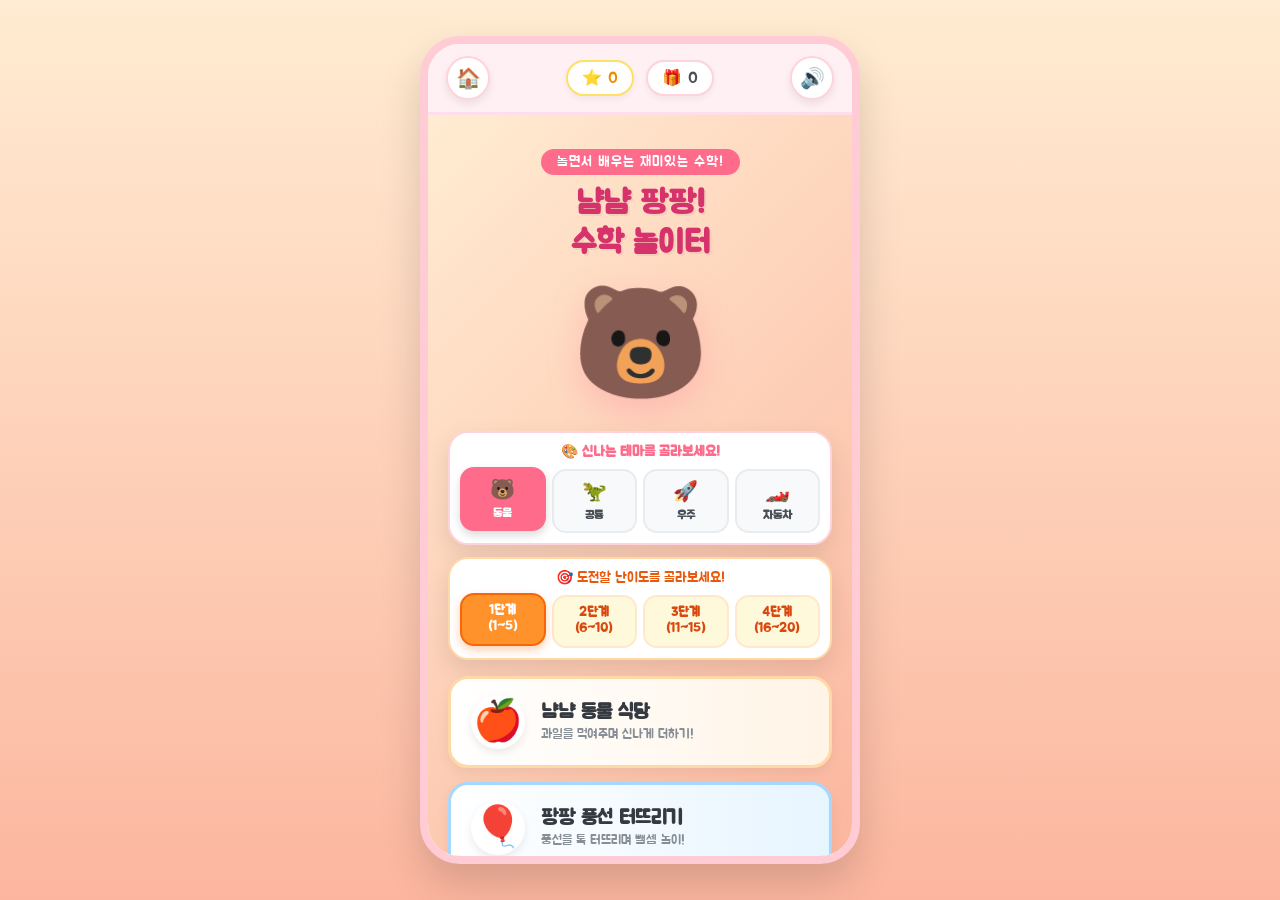
<file: index.html>
<!DOCTYPE html>
<html lang="ko">
<head>
  <meta charset="UTF-8">
  <meta name="viewport" content="width=device-width, initial-scale=1.0, maximum-scale=1.0, user-scalable=no, viewport-fit=cover">
  <meta name="theme-color" content="#ff6b8b">
  <meta name="mobile-web-app-capable" content="yes">
  <meta name="apple-mobile-web-app-capable" content="yes">
  <meta name="apple-mobile-web-app-status-bar-style" content="black-translucent">
  <link rel="manifest" href="manifest.json">
  <link rel="icon" type="image/png" href="icon-192.png">
  <link rel="apple-touch-icon" href="icon-192.png">
  <title>냠냠 팡팡! 수학 놀이터</title>
  <link rel="stylesheet" href="style.css?v=20260919">
</head>
<body>
  <div id="app-container">
    <!-- PWA 원클릭 앱 설치 배너 -->
    <div id="pwa-install-banner" class="install-banner" style="display: none;">
      <div class="install-banner-text">
        <span>📲</span> 폰에 앱으로 설치하고 바로 실행하기!
      </div>
      <button id="pwa-install-btn" class="install-action-btn">설치</button>
      <button id="pwa-close-btn" class="install-close-btn">✕</button>
    </div>

    <!-- 컨페티 효과 캔버스 -->
    <canvas id="confetti-canvas" class="confetti-layer"></canvas>

    <!-- 상단 네비게이션 & 상태 바 -->
    <header class="top-nav">
      <button id="home-btn" class="nav-btn" title="처음으로">🏠</button>
      <div class="top-stats">
        <div class="stat-badge star">⭐ <span id="star-count-display">0</span></div>
        <div class="stat-badge">🎁 <span id="sticker-count-display">0</span></div>
      </div>
      <button id="sound-toggle-btn" class="nav-btn" title="소리 켜기/끄기">🔊</button>
    </header>

    <!-- 1. 메인 홈 화면 -->
    <main id="home-screen" class="screen home-screen active">
      <div class="main-title-box">
        <span class="logo-badge">놀면서 배우는 재미있는 수학!</span>
        <h1 class="main-title">냠냠 팡팡!<br>수학 놀이터</h1>
      </div>

      <div class="mascot-area">
        <div class="mascot-char" id="main-mascot">🐻</div>
      </div>

      <!-- 테마 선택 바 (동물 / 공룡 / 우주 / 자동차) -->
      <div class="theme-selector-box">
        <div class="theme-title">🎨 신나는 테마를 골라보세요!</div>
        <div class="theme-tabs">
          <button class="theme-btn active" data-theme="animals">
            <span class="theme-icon">🐻</span>
            <span>동물</span>
          </button>
          <button class="theme-btn" data-theme="dino">
            <span class="theme-icon">🦖</span>
            <span>공룡</span>
          </button>
          <button class="theme-btn" data-theme="space">
            <span class="theme-icon">🚀</span>
            <span>우주</span>
          </button>
          <button class="theme-btn" data-theme="car">
            <span class="theme-icon">🏎️</span>
            <span>자동차</span>
          </button>
        </div>
      </div>

      <!-- 난이도 선택 바 (1단계: 1~5부터 4단계: 16~20까지) -->
      <div class="difficulty-selector">
        <div class="diff-title">🎯 도전할 난이도를 골라보세요!</div>
        <div class="diff-tabs four-cols">
          <button class="diff-btn active" data-level="1">1단계<br>(1~5)</button>
          <button class="diff-btn" data-level="2">2단계<br>(6~10)</button>
          <button class="diff-btn" data-level="3">3단계<br>(11~15)</button>
          <button class="diff-btn" data-level="4">4단계<br>(16~20)</button>
        </div>
      </div>

      <!-- 게임 모드 선택 메뉴 -->
      <div class="menu-list">
        <div class="game-card-btn add-mode" id="btn-mode-add">
          <div class="btn-icon">🍎</div>
          <div class="btn-info">
            <h3>냠냠 동물 식당</h3>
            <p>과일을 먹여주며 신나게 더하기!</p>
          </div>
        </div>

        <div class="game-card-btn sub-mode" id="btn-mode-sub">
          <div class="btn-icon">🎈</div>
          <div class="btn-info">
            <h3>팡팡 풍선 터뜨리기</h3>
            <p>풍선을 톡 터뜨리며 뺄셈 놀이!</p>
          </div>
        </div>

        <div class="game-card-btn quiz-mode" id="btn-mode-quiz">
          <div class="btn-icon">⭐</div>
          <div class="btn-info">
            <h3>별나라 퀴즈</h3>
            <p>스피드 퀴즈 풀고 별 모으기!</p>
          </div>
        </div>

        <div class="game-card-btn sticker-mode" id="btn-mode-stickers">
          <div class="btn-icon">📖</div>
          <div class="btn-info">
            <h3>내 보물 스티커북</h3>
            <p>내가 모은 칭찬 스티커 보러가기</p>
          </div>
        </div>

        <!-- Google Play & Apple App Store 스타일 원클릭 앱 설치 센터 -->
        <div class="store-install-card">
          <div class="store-badge-header">
            <span>✨</span> 번거로운 파일 다운로드 NO! 폰에 앱으로 바로 설치
          </div>
          <div class="store-button-group">
            <button id="btn-install-android" class="store-install-btn google-play">
              <span class="store-icon">▶️</span>
              <div class="store-btn-text">
                <small>Google Play 스타일</small>
                <strong>앱 원클릭 설치</strong>
              </div>
            </button>
            <button id="btn-install-ios" class="store-install-btn app-store">
              <span class="store-icon">🍏</span>
              <div class="store-btn-text">
                <small>iOS App Store 스타일</small>
                <strong>홈 화면에 추가</strong>
              </div>
            </button>
          </div>
          <div class="store-install-caption">
            💡 설치 후 인터넷이나 PC 연결 없이 진짜 앱처럼 켜집니다!
          </div>
        </div>
      </div>
    </main>

    <!-- 2. 게임 플레이 화면 (공통) -->
    <section id="game-play-screen" class="screen">
      <!-- 레벨 목표 및 진행도 게이지 바 -->
      <div id="level-goal-container" class="level-goal-bar">
        <div class="level-goal-info">
          <span class="level-badge" id="current-level-badge">1단계 (1~5)</span>
          <span class="goal-text" id="goal-remaining-text">승급까지 ⭐ 5개 필요!</span>
        </div>
        <div class="progress-track">
          <div class="progress-fill" id="goal-progress-fill" style="width: 0%;"></div>
        </div>
      </div>

      <!-- 오답 패널티 플로팅 토스트 -->
      <div id="penalty-toast" class="penalty-toast">-⭐ 별 1개가 도망갔어요!</div>

      <!-- 안내 문구 및 음성 다시듣기 -->
      <div class="game-header-box">
        <div id="prompt-text" class="prompt-text">문제를 준비하고 있어요...</div>
        <button id="replay-voice-btn" class="voice-replay-btn">
          <span>🔊</span> 다시 들려줘!
        </button>
      </div>

      <!-- 수식 표시 바 -->
      <div class="equation-bar">
        <span id="eq-num1" class="num-pill">0</span>
        <span id="eq-operator">+</span>
        <span id="eq-num2" class="num-pill">0</span>
        <span>=</span>
        <span id="eq-ans" class="num-pill unknown">?</span>
      </div>

      <!-- 인터랙티브 놀이 무대 -->
      <div class="stage-area" id="game-stage">
        <!-- 자바스크립트가 동적으로 채움 -->
      </div>

      <!-- 보기 버튼 키패드 -->
      <div class="choices-area" id="choices-area">
        <!-- 보기 버튼이 생성됨 -->
      </div>
    </section>

    <!-- 3. 스티커북 화면 -->
    <section id="sticker-book-screen" class="screen sticker-book-screen">
      <div class="game-header-box">
        <h2 style="font-size:24px; color:#d9480f;">🎨 내 보물 스티커북</h2>
        <p style="font-size:14px; color:#868e96; margin-top:4px;">문제를 맞출 때마다 받은 반짝이 스티커들이에요!</p>
      </div>

      <div class="sticker-board" id="sticker-board">
        <!-- 수집한 스티커들이 렌더링됨 -->
      </div>
    </section>

    <!-- 정답 축하 보상 팝업 모달 -->
    <div id="reward-modal-overlay" class="modal-overlay">
      <div class="reward-modal">
        <div id="modal-reward-icon" class="reward-icon">⭐</div>
        <h2 id="modal-reward-title" class="reward-title">참 잘했어요!</h2>
        <p id="modal-reward-desc" class="reward-desc">새로운 칭찬 스티커를 받았어요!</p>
        <button id="modal-next-btn" class="modal-next-btn">다음 문제로 Go! 🚀</button>
      </div>
    </div>

    <!-- 4. 레벨업 대축제 모달 (목표 별 달성 시 등장) -->
    <div id="levelup-modal-overlay" class="modal-overlay">
      <div class="reward-modal levelup-modal">
        <div class="levelup-badge">LEVEL UP! 🚀</div>
        <div class="reward-icon bounce-chest" id="modal-levelup-icon">🎁</div>
        <h2 class="reward-title" id="modal-levelup-title">레벨업 대축제!</h2>
        <p class="reward-desc" id="modal-levelup-desc">축하해요! 다음 단계로 승급했어요!</p>
        <div class="levelup-reward-box" id="levelup-bonus-box">
          <span style="font-size:13px; color:#e8590c; font-weight:bold;">🎉 황금 보너스 선물 획득!</span>
          <div id="levelup-bonus-item" style="font-size:36px; margin-top:4px;">👑</div>
        </div>
        <button id="modal-levelup-btn" class="modal-next-btn levelup-btn">다음 단계로 모험 떠나기! 🌟</button>
      </div>
    </div>

    <!-- 5. 아이폰(iOS) App Store 스타일 설치 안내 모달 -->
    <div id="ios-install-modal-overlay" class="modal-overlay">
      <div class="reward-modal ios-guide-modal">
        <div class="ios-guide-header">
          <span style="font-size:36px;">🍏</span>
          <h2 style="font-size:20px; color:#1c7ed6; margin-top:6px;">아이폰/아이패드 홈 화면에 앱 설치</h2>
        </div>
        <div class="ios-steps-box">
          <div class="ios-step-item">
            <span class="step-num">1</span>
            <span>사파리(Safari) 화면 아래의 <strong>공유 버튼 [⎋ 또는 ⬆]</strong>을 탭하세요.</span>
          </div>
          <div class="ios-step-item">
            <span class="step-num">2</span>
            <span>메뉴를 아래로 스크롤하여 <strong>[홈 화면에 추가 ➕]</strong>를 누르세요.</span>
          </div>
          <div class="ios-step-item">
            <span class="step-num">3</span>
            <span>우측 상단 <strong>[추가]</strong>를 누르면 진짜 앱으로 설치 완료!</span>
          </div>
        </div>
        <button id="modal-ios-close-btn" class="modal-next-btn" style="background:#1c7ed6; margin-top:14px;">확인했어요! 👍</button>
      </div>
    </div>
  </div>

  <script src="audio.js?v=20260919"></script>
  <script src="game.js?v=20260919"></script>
  <script>
    // 서비스 워커 등록 (오프라인 실행 및 자동 업데이트 지원)
    if ('serviceWorker' in navigator) {
      window.addEventListener('load', () => {
        navigator.serviceWorker.register('./sw.js')
          .then((reg) => {
            console.log('SW 등록 성공:', reg.scope);
            reg.update();
          })
          .catch((err) => console.log('SW 등록 실패:', err));
      });

      let refreshing = false;
      navigator.serviceWorker.addEventListener('controllerchange', () => {
        if (!refreshing) {
          refreshing = true;
          window.location.reload();
        }
      });
    }

    // 안드로이드 & iOS 스토어 스타일 원클릭 앱 설치 연동
    let deferredPrompt = null;
    const installBanner = document.getElementById('pwa-install-banner');
    const installBtn = document.getElementById('pwa-install-btn');
    const closeBtn = document.getElementById('pwa-close-btn');

    const androidBtn = document.getElementById('btn-install-android');
    const iosBtn = document.getElementById('btn-install-ios');
    const iosModal = document.getElementById('ios-install-modal-overlay');
    const iosCloseBtn = document.getElementById('modal-ios-close-btn');

    window.addEventListener('beforeinstallprompt', (e) => {
      e.preventDefault();
      deferredPrompt = e;
      if (installBanner) installBanner.style.display = 'flex';
      if (androidBtn) {
        androidBtn.classList.add('ready');
      }
    });

    // 안드로이드 (Google Play 스타일 원클릭 앱 설치)
    if (androidBtn) {
      androidBtn.addEventListener('click', async () => {
        window.sound.playClick();
        if (deferredPrompt) {
          deferredPrompt.prompt();
          const { outcome } = await deferredPrompt.userChoice;
          console.log('User install choice:', outcome);
          deferredPrompt = null;
        } else {
          // 이미 앱으로 설치되었거나 브라우저 메뉴 지원 안내
          alert('💡 브라우저 메뉴(점 3개)에서 [앱 설치] 또는 [홈 화면에 추가]를 누르시면 스마트폰 바탕화면에 즉시 설치됩니다!');
        }
      });
    }

    // iOS (App Store 스타일 홈 화면 추가)
    if (iosBtn) {
      iosBtn.addEventListener('click', () => {
        window.sound.playClick();
        if (iosModal) iosModal.classList.add('active');
      });
    }

    if (iosCloseBtn && iosModal) {
      iosCloseBtn.addEventListener('click', () => {
        iosModal.classList.remove('active');
      });
    }

    if (installBtn) {
      installBtn.addEventListener('click', async () => {
        if (!deferredPrompt) return;
        installBanner.style.display = 'none';
        deferredPrompt.prompt();
        const { outcome } = await deferredPrompt.userChoice;
        console.log('User install choice:', outcome);
        deferredPrompt = null;
      });
    }

    if (closeBtn) {
      closeBtn.addEventListener('click', () => {
        installBanner.style.display = 'none';
      });
    }

    window.addEventListener('appinstalled', () => {
      if (installBanner) installBanner.style.display = 'none';
      alert('🎉 냠냠 팡팡 수학 놀이터 앱이 성공적으로 설치되었습니다!');
    });
  </script>
</body>
</html>
</file>
<file: style.css>
@import url('https://fonts.googleapis.com/css2?family=Jua&family=Nanum+Round&display=swap');

:root {
  --primary: #ff6b8b;
  --primary-light: #ffd3db;
  --secondary: #4dabf7;
  --secondary-light: #d0ebff;
  --accent: #ffd43b;
  --success: #51cf66;
  --bg-gradient: linear-gradient(135deg, #ffecd2 0%, #fcb69f 100%);
  --card-bg: rgba(255, 255, 255, 0.95);
  --header-bg: #fff0f3;
  --header-border: #ffdeeb;
  --title-color: #d6336c;
  --shadow: 0 10px 25px rgba(0, 0, 0, 0.1);
  --radius-lg: 28px;
  --radius-md: 20px;
  --radius-sm: 14px;
}

/* 테마 1: 공룡 대탐험 테마 */
body.theme-dino {
  --primary: #2b8a3e;
  --primary-light: #d3f9d8;
  --secondary: #f59f00;
  --secondary-light: #fff3bf;
  --accent: #fab005;
  --bg-gradient: linear-gradient(135deg, #d8f5a2 0%, #8ce99a 100%);
  --header-bg: #ebfbee;
  --header-border: #b2f2bb;
  --title-color: #2b8a3e;
}

/* 테마 2: 우주 탐험 테마 */
body.theme-space {
  --primary: #7950f2;
  --primary-light: #e5dbff;
  --secondary: #22b8cf;
  --secondary-light: #c5f6fa;
  --accent: #ffd43b;
  --bg-gradient: linear-gradient(135deg, #e5dbff 0%, #d0ebff 100%);
  --header-bg: #f3f0ff;
  --header-border: #d0bfff;
  --title-color: #5f3dc4;
}

/* 테마 3: 부릉부릉 자동차 테마 */
body.theme-car {
  --primary: #e8590c;
  --primary-light: #ffe8cc;
  --secondary: #1c7ed6;
  --secondary-light: #d0ebff;
  --accent: #fcc419;
  --bg-gradient: linear-gradient(135deg, #ffe8cc 0%, #ffd8a8 100%);
  --header-bg: #fff4e6;
  --header-border: #ffd8a8;
  --title-color: #d9480f;
}

* {
  box-sizing: border-box;
  margin: 0;
  padding: 0;
  -webkit-tap-highlight-color: transparent;
  user-select: none;
  -webkit-user-select: none;
}

body {
  font-family: 'Jua', 'Nanum Round', sans-serif;
  background: #ffe3e3;
  background: linear-gradient(180deg, #ffecd2 0%, #fcb69f 100%);
  min-height: 100vh;
  display: flex;
  justify-content: center;
  align-items: center;
  color: #495057;
  overflow-x: hidden;
}

/* 모바일 폰 컨테이너 */
#app-container {
  width: 100%;
  max-width: 440px;
  min-height: 100vh;
  height: 100dvh;
  background: #ffffff;
  display: flex;
  flex-direction: column;
  position: relative;
  overflow: hidden;
  box-shadow: 0 20px 40px rgba(0,0,0,0.15);
}

@media (min-width: 500px) {
  #app-container {
    height: 92vh;
    min-height: 780px;
    border-radius: 40px;
    border: 8px solid #ffccd5;
  }
}

/* PWA 설치 배너 */
.install-banner {
  background: linear-gradient(135deg, #ff6b8b, #ff8787);
  color: white;
  padding: 10px 14px;
  display: flex;
  align-items: center;
  justify-content: space-between;
  gap: 8px;
  font-size: 13px;
  box-shadow: 0 4px 10px rgba(255, 107, 139, 0.3);
  z-index: 100;
  animation: popIn 0.3s ease;
}

.install-banner-text {
  display: flex;
  align-items: center;
  gap: 6px;
  font-weight: bold;
}

.install-action-btn {
  background: #ffd43b;
  color: #d9480f;
  border: none;
  padding: 6px 14px;
  border-radius: 12px;
  font-size: 13px;
  font-family: inherit;
  font-weight: bold;
  cursor: pointer;
  box-shadow: 0 2px 5px rgba(0,0,0,0.15);
  white-space: nowrap;
}

.install-action-btn:active {
  transform: scale(0.92);
}

.install-close-btn {
  background: transparent;
  border: none;
  color: white;
  font-size: 14px;
  cursor: pointer;
  padding: 4px;
}

/* 상단 네비게이션 헤더 */
.top-nav {
  display: flex;
  align-items: center;
  justify-content: space-between;
  padding: 12px 18px;
  background: var(--header-bg);
  border-bottom: 3px solid var(--header-border);
  z-index: 10;
}

.nav-btn {
  background: white;
  border: 2px solid var(--primary-light);
  width: 44px;
  height: 44px;
  border-radius: 50%;
  font-size: 20px;
  cursor: pointer;
  box-shadow: 0 4px 8px rgba(0, 0, 0, 0.08);
  display: flex;
  align-items: center;
  justify-content: center;
  transition: transform 0.15s, background-color 0.15s;
}

.nav-btn:active {
  transform: scale(0.9);
  background: var(--primary-light);
}

.top-stats {
  display: flex;
  gap: 12px;
}

.stat-badge {
  background: #fff;
  padding: 6px 14px;
  border-radius: 20px;
  font-size: 16px;
  border: 2px solid var(--primary-light);
  display: flex;
  align-items: center;
  gap: 6px;
  box-shadow: 0 3px 6px rgba(0,0,0,0.05);
}

.stat-badge.star {
  color: #f08c00;
  border-color: #ffe066;
}

/* 테마 선택 바 */
.theme-selector-box {
  background: white;
  border-radius: var(--radius-md);
  padding: 10px;
  box-shadow: var(--shadow);
  border: 2px solid var(--primary-light);
  margin-bottom: 12px;
}

.theme-title {
  font-size: 14px;
  color: var(--primary);
  margin-bottom: 8px;
  font-weight: bold;
}

.theme-tabs {
  display: grid;
  grid-template-columns: repeat(4, 1fr);
  gap: 6px;
}

.theme-btn {
  padding: 8px 2px;
  border: 2px solid #e9ecef;
  background: #f8f9fa;
  border-radius: 14px;
  font-family: inherit;
  font-size: 12px;
  font-weight: bold;
  cursor: pointer;
  color: #495057;
  display: flex;
  flex-direction: column;
  align-items: center;
  gap: 3px;
  transition: all 0.2s;
}

.theme-btn span.theme-icon {
  font-size: 20px;
}

.theme-btn.active {
  background: var(--primary);
  color: white;
  border-color: var(--primary);
  transform: translateY(-2px);
  box-shadow: 0 4px 10px rgba(0,0,0,0.15);
}

/* 메인 화면 영역 */
.screen {
  flex: 1;
  display: none;
  flex-direction: column;
  padding: 16px 20px;
  overflow-y: auto;
  position: relative;
}

.screen.active {
  display: flex;
}

/* 홈 화면 */
.home-screen {
  justify-content: space-between;
  text-align: center;
  padding-top: 24px;
  padding-bottom: 24px;
  background: var(--bg-gradient);
}

.main-title-box {
  margin-top: 10px;
}

.logo-badge {
  display: inline-block;
  background: var(--primary);
  color: white;
  padding: 4px 16px;
  border-radius: 16px;
  font-size: 14px;
  margin-bottom: 8px;
  letter-spacing: 1px;
}

/* 메인 타이틀 */
.main-title {
  font-size: 32px;
  color: var(--title-color);
  text-shadow: 2px 2px 0px rgba(0,0,0,0.05);
  line-height: 1.25;
}

.mascot-area {
  margin: 15px auto;
  position: relative;
  width: 160px;
  height: 160px;
  display: flex;
  align-items: center;
  justify-content: center;
  animation: bounce 2s infinite ease-in-out;
}

.mascot-char {
  font-size: 110px;
  filter: drop-shadow(0 12px 16px rgba(255, 107, 139, 0.25));
}

/* 난이도 선택 바 */
.difficulty-selector {
  background: white;
  border-radius: var(--radius-md);
  padding: 10px;
  box-shadow: var(--shadow);
  border: 2px solid #ffd8a8;
  margin-bottom: 16px;
}

.diff-title {
  font-size: 14px;
  color: #e8590c;
  margin-bottom: 8px;
}

.diff-tabs {
  display: flex;
  gap: 8px;
}

.diff-tabs.four-cols {
  display: grid;
  grid-template-columns: repeat(4, 1fr);
  gap: 6px;
}

.diff-btn {
  flex: 1;
  padding: 8px 2px;
  border: 2px solid #ffe8cc;
  background: #fff9db;
  border-radius: 14px;
  font-family: inherit;
  font-size: 13px;
  line-height: 1.25;
  font-weight: bold;
  cursor: pointer;
  color: #d9480f;
  transition: all 0.2s;
}

.diff-btn.active {
  background: #ff922b;
  color: white;
  border-color: #f76707;
  transform: translateY(-2px);
  box-shadow: 0 4px 10px rgba(247, 103, 7, 0.3);
}

/* 홈 메뉴 버튼 목록 */
.menu-list {
  display: flex;
  flex-direction: column;
  gap: 14px;
  width: 100%;
}

.game-card-btn {
  background: white;
  border: 3px solid #ffccd5;
  border-radius: var(--radius-md);
  padding: 16px 20px;
  display: flex;
  align-items: center;
  gap: 16px;
  cursor: pointer;
  box-shadow: 0 6px 14px rgba(0,0,0,0.06);
  transition: transform 0.15s, box-shadow 0.15s;
  text-align: left;
}

.game-card-btn:active {
  transform: scale(0.96);
}

.game-card-btn.add-mode {
  border-color: #ffd8a8;
  background: linear-gradient(90deg, #ffffff 0%, #fff4e6 100%);
}

.game-card-btn.sub-mode {
  border-color: #a5d8ff;
  background: linear-gradient(90deg, #ffffff 0%, #e7f5ff 100%);
}

.game-card-btn.quiz-mode {
  border-color: #b2f2bb;
  background: linear-gradient(90deg, #ffffff 0%, #ebfbee 100%);
}

.game-card-btn.sticker-mode {
  border-color: #eebefa;
  background: linear-gradient(90deg, #ffffff 0%, #f8f0fc 100%);
}

.btn-icon {
  font-size: 40px;
  width: 54px;
  height: 54px;
  display: flex;
  align-items: center;
  justify-content: center;
  background: white;
  border-radius: 50%;
  box-shadow: 0 4px 8px rgba(0,0,0,0.08);
}

.btn-info h3 {
  font-size: 20px;
  color: #343a40;
  margin-bottom: 2px;
}

.btn-info p {
  font-size: 13px;
  color: #868e96;
}

/* 게임 플레이 화면 공통 */
.game-header-box {
  background: white;
  border-radius: var(--radius-md);
  padding: 12px 16px;
  text-align: center;
  box-shadow: var(--shadow);
  border: 2px solid #ffccd5;
  margin-bottom: 14px;
}

.prompt-text {
  font-size: 21px;
  color: #c2255c;
  line-height: 1.35;
}

.voice-replay-btn {
  display: inline-flex;
  align-items: center;
  gap: 6px;
  margin-top: 6px;
  background: #fff0f6;
  border: 1px solid #fcc2d7;
  color: #e64980;
  padding: 4px 12px;
  border-radius: 14px;
  font-size: 13px;
  cursor: pointer;
}

/* 수식 표시 바 */
.equation-bar {
  display: flex;
  align-items: center;
  justify-content: center;
  gap: 12px;
  font-size: 34px;
  color: #212529;
  background: #f8f9fa;
  border-radius: var(--radius-sm);
  padding: 8px 16px;
  margin-bottom: 16px;
  border: 2px dashed #dee2e6;
}

.num-pill {
  background: white;
  border-radius: 12px;
  padding: 4px 14px;
  box-shadow: 0 3px 6px rgba(0,0,0,0.08);
  border: 2px solid #adb5bd;
}

.num-pill.unknown {
  color: #ff6b8b;
  border-color: #ff8787;
  background: #fff5f5;
  min-width: 50px;
  text-align: center;
  animation: pulse 1.5s infinite;
}

/* 게임 무대 (동물, 풍선 등) */
.stage-area {
  flex: 1;
  background: white;
  border-radius: var(--radius-lg);
  box-shadow: var(--shadow);
  border: 3px solid #ffdeeb;
  padding: 16px;
  display: flex;
  flex-direction: column;
  align-items: center;
  justify-content: center;
  position: relative;
  min-height: 250px;
  margin-bottom: 16px;
  overflow: hidden;
}

/* 동물 먹이주기 스테이지 */
.feeder-stage {
  width: 100%;
  height: 100%;
  display: flex;
  flex-direction: column;
  align-items: center;
  justify-content: space-around;
}

.animal-avatar {
  font-size: 80px;
  transition: transform 0.2s;
  cursor: pointer;
  position: relative;
}

.animal-avatar.nom-nom {
  animation: animalEat 0.35s ease;
}

.food-count-bubble {
  position: absolute;
  top: -10px;
  right: -15px;
  background: #ff6b8b;
  color: white;
  width: 36px;
  height: 36px;
  border-radius: 50%;
  font-size: 18px;
  display: flex;
  align-items: center;
  justify-content: center;
  box-shadow: 0 3px 6px rgba(0,0,0,0.2);
}

.food-basket {
  width: 100%;
  background: #fff4e6;
  border-radius: var(--radius-md);
  border: 2px solid #ffd8a8;
  padding: 12px;
  display: flex;
  flex-wrap: wrap;
  justify-content: center;
  gap: 10px;
  min-height: 80px;
}

.food-item {
  font-size: 38px;
  width: 54px;
  height: 54px;
  background: white;
  border-radius: 50%;
  display: flex;
  align-items: center;
  justify-content: center;
  box-shadow: 0 4px 8px rgba(0,0,0,0.1);
  cursor: pointer;
  transition: transform 0.15s, opacity 0.2s;
}

.food-item:active {
  transform: scale(1.2);
}

.food-item.eaten {
  opacity: 0.2;
  transform: scale(0.6);
  pointer-events: none;
}

/* 풍선 터뜨리기 스테이지 */
.balloon-grid {
  display: flex;
  flex-wrap: wrap;
  justify-content: center;
  gap: 14px;
  width: 100%;
  max-width: 320px;
}

.balloon {
  font-size: 46px;
  width: 65px;
  height: 75px;
  display: flex;
  align-items: center;
  justify-content: center;
  cursor: pointer;
  transition: transform 0.2s;
  animation: floatBalloon 3s infinite ease-in-out alternate;
}

.balloon:active {
  transform: scale(0.85);
}

.balloon.popped {
  animation: popEffect 0.3s forwards;
  pointer-events: none;
}

/* 보기 선택 버튼 영역 (키패드) */
.choices-area {
  display: grid;
  grid-template-columns: repeat(3, 1fr);
  gap: 12px;
  margin-bottom: 10px;
}

.choice-btn {
  background: white;
  border: 3px solid #ffccd5;
  border-radius: var(--radius-md);
  height: 64px;
  font-size: 28px;
  font-family: inherit;
  color: #495057;
  cursor: pointer;
  box-shadow: 0 5px 12px rgba(0,0,0,0.06);
  transition: transform 0.1s, background-color 0.15s, border-color 0.15s;
}

.choice-btn:active {
  transform: scale(0.92);
  background: #ffdeeb;
  border-color: #ff6b8b;
}

/* 스티커 보관함 화면 */
.sticker-book-screen {
  background: #fdf2e9;
  text-align: center;
}

.sticker-board {
  flex: 1;
  background: white;
  border-radius: var(--radius-lg);
  border: 4px dashed #fcc419;
  margin: 14px 0;
  position: relative;
  overflow: hidden;
  box-shadow: var(--shadow);
  display: flex;
  flex-wrap: wrap;
  align-content: flex-start;
  padding: 16px;
  gap: 12px;
}

.sticker-board-empty {
  width: 100%;
  height: 100%;
  display: flex;
  flex-direction: column;
  align-items: center;
  justify-content: center;
  color: #adb5bd;
  font-size: 16px;
  gap: 8px;
}

.placed-sticker {
  font-size: 48px;
  animation: popIn 0.4s cubic-bezier(0.175, 0.885, 0.32, 1.275);
}

/* 축하 팝업 모달 */
.modal-overlay {
  position: absolute;
  top: 0;
  left: 0;
  width: 100%;
  height: 100%;
  background: rgba(0,0,0,0.5);
  display: none;
  align-items: center;
  justify-content: center;
  z-index: 100;
  backdrop-filter: blur(3px);
}

.modal-overlay.active {
  display: flex;
}

.reward-modal {
  background: white;
  width: 85%;
  max-width: 320px;
  border-radius: var(--radius-lg);
  padding: 24px 20px;
  text-align: center;
  box-shadow: 0 15px 35px rgba(0,0,0,0.25);
  border: 4px solid #ffd43b;
  animation: popIn 0.35s cubic-bezier(0.175, 0.885, 0.32, 1.275);
}

.reward-icon {
  font-size: 72px;
  margin: 10px 0;
  display: inline-block;
  animation: spinTrophy 1.2s ease;
}

.reward-title {
  font-size: 26px;
  color: #e8590c;
  margin-bottom: 6px;
}

.reward-desc {
  font-size: 16px;
  color: #495057;
  margin-bottom: 20px;
}

.modal-next-btn {
  background: linear-gradient(135deg, #ff6b8b, #ff8e53);
  color: white;
  border: none;
  padding: 14px 28px;
  font-size: 20px;
  font-family: inherit;
  border-radius: 20px;
  cursor: pointer;
  box-shadow: 0 6px 16px rgba(255, 107, 139, 0.4);
  width: 100%;
}

.modal-next-btn:active {
  transform: scale(0.95);
}

/* 컨페티(별가루 효과) */
.confetti-layer {
  position: absolute;
  top: 0;
  left: 0;
  width: 100%;
  height: 100%;
  pointer-events: none;
  z-index: 99;
}

/* 애니메이션 */
@keyframes bounce {
  0%, 100% { transform: translateY(0); }
  50% { transform: translateY(-12px); }
}

@keyframes pulse {
  0%, 100% { transform: scale(1); }
  50% { transform: scale(1.1); }
}

@keyframes popIn {
  0% { transform: scale(0.3); opacity: 0; }
  80% { transform: scale(1.1); opacity: 1; }
  100% { transform: scale(1); }
}

@keyframes animalEat {
  0% { transform: scale(1); }
  40% { transform: scale(1.25) rotate(-5deg); }
  70% { transform: scale(1.2) rotate(5deg); }
  100% { transform: scale(1); }
}

@keyframes floatBalloon {
  0% { transform: translateY(0px) rotate(-3deg); }
  100% { transform: translateY(-8px) rotate(3deg); }
}

@keyframes popEffect {
  0% { transform: scale(1); opacity: 1; }
  50% { transform: scale(1.4); opacity: 0.6; }
  100% { transform: scale(0); opacity: 0; }
}

@keyframes shake {
  0%, 100% { transform: translateX(0); }
  25% { transform: translateX(-8px); }
  75% { transform: translateX(8px); }
}

.shake-it {
  animation: shake 0.3s ease-in-out;
}

/* ==================================================== */
/* 신규: 레벨 목표 진행도 바 & 오답 패널티 & 레벨업 시스템 */
/* ==================================================== */

/* 레벨 목표 진행 바 */
.level-goal-bar {
  background: white;
  border-radius: 18px;
  padding: 8px 14px;
  margin-bottom: 8px;
  box-shadow: 0 4px 10px rgba(0,0,0,0.05);
  border: 2px solid #ffd8a8;
  display: flex;
  flex-direction: column;
  gap: 6px;
}

.level-goal-info {
  display: flex;
  align-items: center;
  justify-content: space-between;
  font-size: 13px;
}

.level-badge {
  background: linear-gradient(135deg, #ff922b, #f76707);
  color: white;
  padding: 3px 10px;
  border-radius: 12px;
  font-weight: bold;
  font-size: 12px;
  letter-spacing: 0.5px;
  box-shadow: 0 2px 5px rgba(247, 103, 7, 0.3);
}

.goal-text {
  color: #495057;
  font-weight: bold;
}

.goal-text strong {
  color: #f08c00;
}

.progress-track {
  width: 100%;
  height: 12px;
  background: #f1f3f5;
  border-radius: 10px;
  overflow: hidden;
  position: relative;
  box-shadow: inset 0 1px 3px rgba(0,0,0,0.1);
}

.progress-fill {
  height: 100%;
  background: linear-gradient(90deg, #ffd43b, #ff922b, #ff6b8b);
  border-radius: 10px;
  transition: width 0.4s cubic-bezier(0.34, 1.56, 0.64, 1);
  box-shadow: 0 1px 4px rgba(255, 146, 43, 0.5);
}

/* 오답 패널티 플로팅 토스트 */
.penalty-toast {
  position: absolute;
  top: 65px;
  left: 50%;
  transform: translateX(-50%) translateY(-10px);
  background: linear-gradient(135deg, #ff6b6b, #fa5252);
  color: white;
  padding: 8px 18px;
  border-radius: 20px;
  font-size: 14px;
  font-weight: bold;
  box-shadow: 0 4px 15px rgba(250, 82, 82, 0.4);
  opacity: 0;
  pointer-events: none;
  z-index: 150;
  transition: all 0.3s ease;
}

.penalty-toast.active {
  opacity: 1;
  transform: translateX(-50%) translateY(0);
  animation: penaltyFloat 1.6s forwards ease;
}

@keyframes penaltyFloat {
  0% { opacity: 0; transform: translateX(-50%) translateY(-10px) scale(0.9); }
  20% { opacity: 1; transform: translateX(-50%) translateY(0) scale(1.05); }
  35% { transform: translateX(-50%) translateY(0) scale(1); }
  75% { opacity: 1; transform: translateX(-50%) translateY(-5px); }
  100% { opacity: 0; transform: translateX(-50%) translateY(-25px); }
}

/* AI 음성 말하기 시각 효과 */
body.is-ai-speaking .mascot-char {
  animation: speakingPulse 0.4s infinite alternate ease-in-out;
}

body.is-ai-speaking .voice-replay-btn {
  background: #ffec99;
  border-color: #fcc419;
  animation: voiceGlow 0.6s infinite alternate;
}

@keyframes speakingPulse {
  0% { transform: scale(1) rotate(-2deg); }
  100% { transform: scale(1.1) rotate(2deg); }
}

@keyframes voiceGlow {
  0% { box-shadow: 0 0 5px #ffd43b; }
  100% { box-shadow: 0 0 16px #ff922b; }
}

/* 레벨업 대축제 모달 특화 스타일 */
.levelup-modal {
  background: linear-gradient(180deg, #ffffff 0%, #fff9db 100%);
  border: 4px solid #ffd43b;
  position: relative;
  overflow: visible;
}

.levelup-badge {
  display: inline-block;
  background: linear-gradient(135deg, #ff922b, #e03131);
  color: white;
  padding: 6px 18px;
  border-radius: 20px;
  font-size: 14px;
  font-weight: bold;
  letter-spacing: 1px;
  box-shadow: 0 4px 10px rgba(224, 49, 49, 0.4);
  margin-bottom: 6px;
  animation: pulse 1s infinite alternate;
}

.bounce-chest {
  font-size: 80px;
  animation: chestBounce 1s infinite ease-in-out;
  filter: drop-shadow(0 10px 14px rgba(255, 169, 77, 0.4));
}

@keyframes chestBounce {
  0%, 100% { transform: translateY(0) scale(1); }
  50% { transform: translateY(-16px) scale(1.15) rotate(-3deg); }
}

.levelup-reward-box {
  background: #fff3bf;
  border: 2px dashed #f59f00;
  border-radius: 16px;
  padding: 10px;
  margin: 12px 0 16px;
}

.levelup-btn {
  background: linear-gradient(135deg, #ff922b, #f76707) !important;
  color: white !important;
  box-shadow: 0 6px 16px rgba(247, 103, 7, 0.4) !important;
  font-size: 16px !important;
}

/* ==================================================== */
/* Google Play & iOS App Store 스타일 원클릭 설치 카드 */
/* ==================================================== */
.store-install-card {
  background: linear-gradient(135deg, #f8f9fa, #e9ecef);
  border: 2px solid #dee2e6;
  border-radius: 20px;
  padding: 14px 12px;
  margin-top: 10px;
  text-align: center;
  box-shadow: 0 4px 12px rgba(0, 0, 0, 0.05);
}

.store-badge-header {
  font-size: 12px;
  font-weight: bold;
  color: #495057;
  margin-bottom: 10px;
  display: flex;
  align-items: center;
  justify-content: center;
  gap: 4px;
}

.store-button-group {
  display: grid;
  grid-template-columns: 1fr 1fr;
  gap: 8px;
}

.store-install-btn {
  display: flex;
  align-items: center;
  justify-content: center;
  gap: 8px;
  padding: 10px 8px;
  border-radius: 14px;
  border: none;
  cursor: pointer;
  color: white;
  transition: transform 0.15s, box-shadow 0.15s;
  text-align: left;
}

.store-install-btn:active {
  transform: scale(0.95);
}

.store-install-btn.google-play {
  background: linear-gradient(135deg, #01875f, #005f42);
  box-shadow: 0 4px 10px rgba(1, 135, 95, 0.35);
}

.store-install-btn.app-store {
  background: linear-gradient(135deg, #1c7ed6, #1864ab);
  box-shadow: 0 4px 10px rgba(28, 126, 214, 0.35);
}

.store-icon {
  font-size: 22px;
}

.store-btn-text small {
  display: block;
  font-size: 10px;
  opacity: 0.85;
  font-weight: normal;
}

.store-btn-text strong {
  display: block;
  font-size: 13px;
  line-height: 1.2;
}

.store-install-caption {
  font-size: 11px;
  color: #868e96;
  margin-top: 8px;
}

/* iOS 설치 안내 모달 */
.ios-guide-modal {
  text-align: center;
  max-width: 340px;
}

.ios-steps-box {
  background: #f8f9fa;
  border-radius: 16px;
  padding: 12px;
  margin-top: 14px;
  text-align: left;
  display: flex;
  flex-direction: column;
  gap: 10px;
  font-size: 13px;
  line-height: 1.4;
  color: #343a40;
}

.ios-step-item {
  display: flex;
  align-items: flex-start;
  gap: 8px;
}

.ios-step-item .step-num {
  background: #1c7ed6;
  color: white;
  width: 20px;
  height: 20px;
  border-radius: 50%;
  display: flex;
  align-items: center;
  justify-content: center;
  font-size: 11px;
  font-weight: bold;
  flex-shrink: 0;
  margin-top: 1px;
}
</file>
